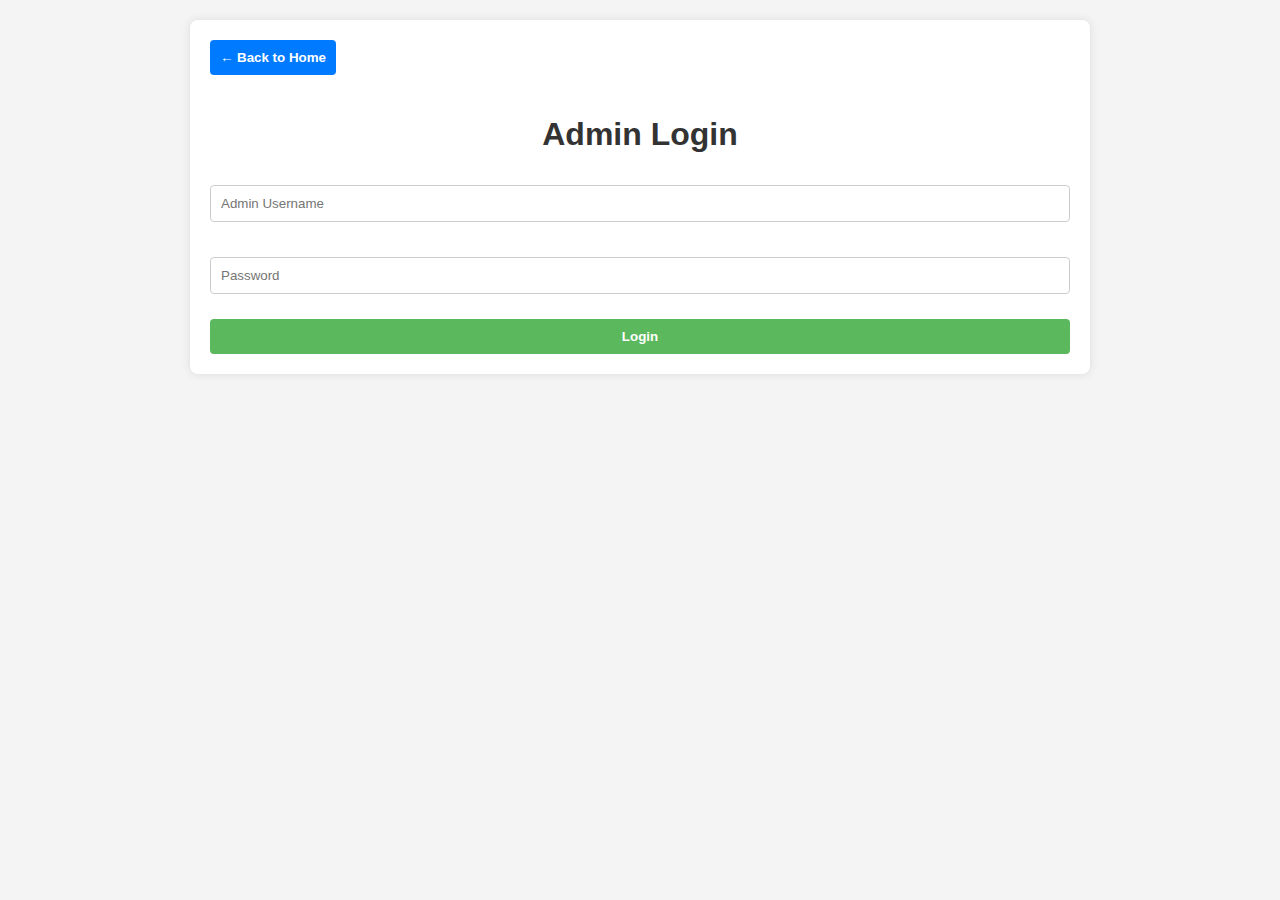
<file: frontend/admin-dashboard.html>
<!DOCTYPE html>
<html lang="en">
<head>
    <meta charset="UTF-8">
    <meta name="viewport" content="width=device-width, initial-scale=1.0">
    <link rel="stylesheet" href="styles.css">
    <title>Admin Dashboard</title>
    <style>
        body {
            font-family: Arial, sans-serif;
            background-color: #f4f4f4;
            margin: 0;
            padding: 20px;
        }
        .container {
            max-width: 900px;
            margin: auto;
            background: white;
            padding: 20px;
            border-radius: 8px;
            box-shadow: 0 0 10px rgba(0, 0, 0, 0.1);
        }
        h1 {
            text-align: center;
            color: #333;
        }
        h2 {
            color: #555;
            margin-top: 30px;
            border-bottom: 2px solid #5cb85c;
            padding-bottom: 10px;
        }
        form {
            display: flex;
            flex-direction: column;
        }
        input[type="text"], input[type="password"], input[type="email"], input[type="number"], textarea, input[type="file"] {
            padding: 10px;
            margin: 10px 0;
            border: 1px solid #ccc;
            border-radius: 4px;
            font-family: Arial, sans-serif;
        }
        textarea {
            resize: vertical;
            min-height: 100px;
        }
        button {
            padding: 10px;
            background-color: #5cb85c;
            color: white;
            border: none;
            border-radius: 4px;
            cursor: pointer;
            font-weight: bold;
        }
        button:hover {
            background-color: #4cae4c;
        }
        .form-group {
            margin-bottom: 15px;
        }
        .hidden {
            display: none;
        }
        .success {
            color: green;
            margin: 10px 0;
            padding: 10px;
            background-color: #d4edda;
            border-radius: 4px;
        }
        .error {
            color: red;
            margin: 10px 0;
            padding: 10px;
            background-color: #f8d7da;
            border-radius: 4px;
        }
        .nav-btn {
            background-color: #007bff;
            margin-bottom: 20px;
            display: inline-block;
        }
        .nav-btn:hover {
            background-color: #0056b3;
        }
        .logout-btn {
            background-color: #dc3545;
            margin-bottom: 20px;
        }
        .logout-btn:hover {
            background-color: #c82333;
        }
    </style>
</head>
<body>
    <div class="container">
        <button class="nav-btn" onclick="window.location.href='index.html'">← Back to Home</button>

        <div id="login-section">
            <h1>Admin Login</h1>
            <form id="admin-login-form">
                <div class="form-group">
                    <input type="text" id="login-username" placeholder="Admin Username" required>
                </div>
                <div class="form-group">
                    <input type="password" id="login-password" placeholder="Password" required>
                </div>
                <button type="submit">Login</button>
                <div id="login-message"></div>
            </form>
        </div>

        <div id="dashboard-section" class="hidden">
            <h1>Admin Dashboard</h1>
            <button class="logout-btn" onclick="logout()">Logout</button>

            <h2>Add New Product</h2>
            <form id="add-product-form">
                <div class="form-group">
                    <input type="text" id="product-name" placeholder="Product Name" required>
                </div>
                <div class="form-group">
                    <input type="number" id="product-price" placeholder="Price" step="0.01" required>
                </div>
                <div class="form-group">
                    <textarea id="product-description" placeholder="Product Description" required></textarea>
                </div>
                <div class="form-group">
                    <label for="product-image">Upload Product Image:</label>
                    <input type="file" id="product-image" accept="image/*" required>
                </div>
                <div class="form-group">
                    <input type="number" id="product-stock" placeholder="Stock Quantity" required>
                </div>
                <button type="submit">Add Product</button>
                <div id="product-message"></div>
            </form>
        </div>
    </div>

    <script>
        const ADMIN_TOKEN = localStorage.getItem('admin_token');
        const API_BASE = 'http://shop-alb-658333407.eu-north-1.elb.amazonaws.com/api';

        function showLoginSection() {
            document.getElementById('login-section').classList.remove('hidden');
            document.getElementById('dashboard-section').classList.add('hidden');
        }

        function showDashboard() {
            document.getElementById('login-section').classList.add('hidden');
            document.getElementById('dashboard-section').classList.remove('hidden');
        }

        if (ADMIN_TOKEN) {
            showDashboard();
        } else {
            showLoginSection();
        }

        document.getElementById('admin-login-form').addEventListener('submit', async (e) => {
            e.preventDefault();
            const username = document.getElementById('login-username').value;
            const password = document.getElementById('login-password').value;
            const messageEl = document.getElementById('login-message');

            try {
                const response = await fetch(`${API_BASE}/admin-login/`, {
                    method: 'POST',
                    headers: { 'Content-Type': 'application/json' },
                    body: JSON.stringify({ username, password })
                });

                const data = await response.json();
                if (data.success) {
                    localStorage.setItem('admin_token', 'admin_' + data.admin_id);
                    messageEl.innerHTML = '<div class="success">Login successful! Redirecting...</div>';
                    setTimeout(() => {
                        location.reload();
                    }, 1000);
                } else {
                    messageEl.innerHTML = '<div class="error">' + (data.detail || 'Login failed') + '</div>';
                }
            } catch (error) {
                messageEl.innerHTML = '<div class="error">Error: ' + error.message + '</div>';
            }
        });

        document.getElementById('add-product-form').addEventListener('submit', async (e) => {
            e.preventDefault();
            const name = document.getElementById('product-name').value;
            const price = document.getElementById('product-price').value;
            const description = document.getElementById('product-description').value;
            const image = document.getElementById('product-image').files[0];
            const stock = document.getElementById('product-stock').value;
            const messageEl = document.getElementById('product-message');

            if (!image) {
                messageEl.innerHTML = '<div class="error">Please select an image</div>';
                return;
            }

            try {
                // Create product first
                const productResponse = await fetch(`${API_BASE}/products/`, {
                    method: 'POST',
                    headers: {
                        'Content-Type': 'application/json',
                        'X-Admin-Token': 'changemeadmin'
                    },
                    body: JSON.stringify({ name, price, description, stock })
                });

                const product = await productResponse.json();
                if (!product.id) {
                    messageEl.innerHTML = '<div class="error">Failed to create product</div>';
                    return;
                }

                // Upload image
                const formData = new FormData();
                formData.append('image', image);

                const imageResponse = await fetch(`${API_BASE}/products/${product.id}/upload-image/`, {
                    method: 'POST',
                    headers: {
                        'X-Admin-Token': 'changemeadmin'
                    },
                    body: formData
                });

                const updatedProduct = await imageResponse.json();
                if (updatedProduct.id) {
                    messageEl.innerHTML = '<div class="success">Product added successfully! Image uploaded.</div>';
                    document.getElementById('add-product-form').reset();
                    setTimeout(() => {
                        messageEl.innerHTML = '';
                    }, 3000);
                } else {
                    messageEl.innerHTML = '<div class="error">Failed to upload image</div>';
                }
            } catch (error) {
                messageEl.innerHTML = '<div class="error">Error: ' + error.message + '</div>';
                console.error('Error:', error);
            }
        });

        function logout() {
            localStorage.removeItem('admin_token');
            location.reload();
        }
    </script>
</body>
</html>
</file>
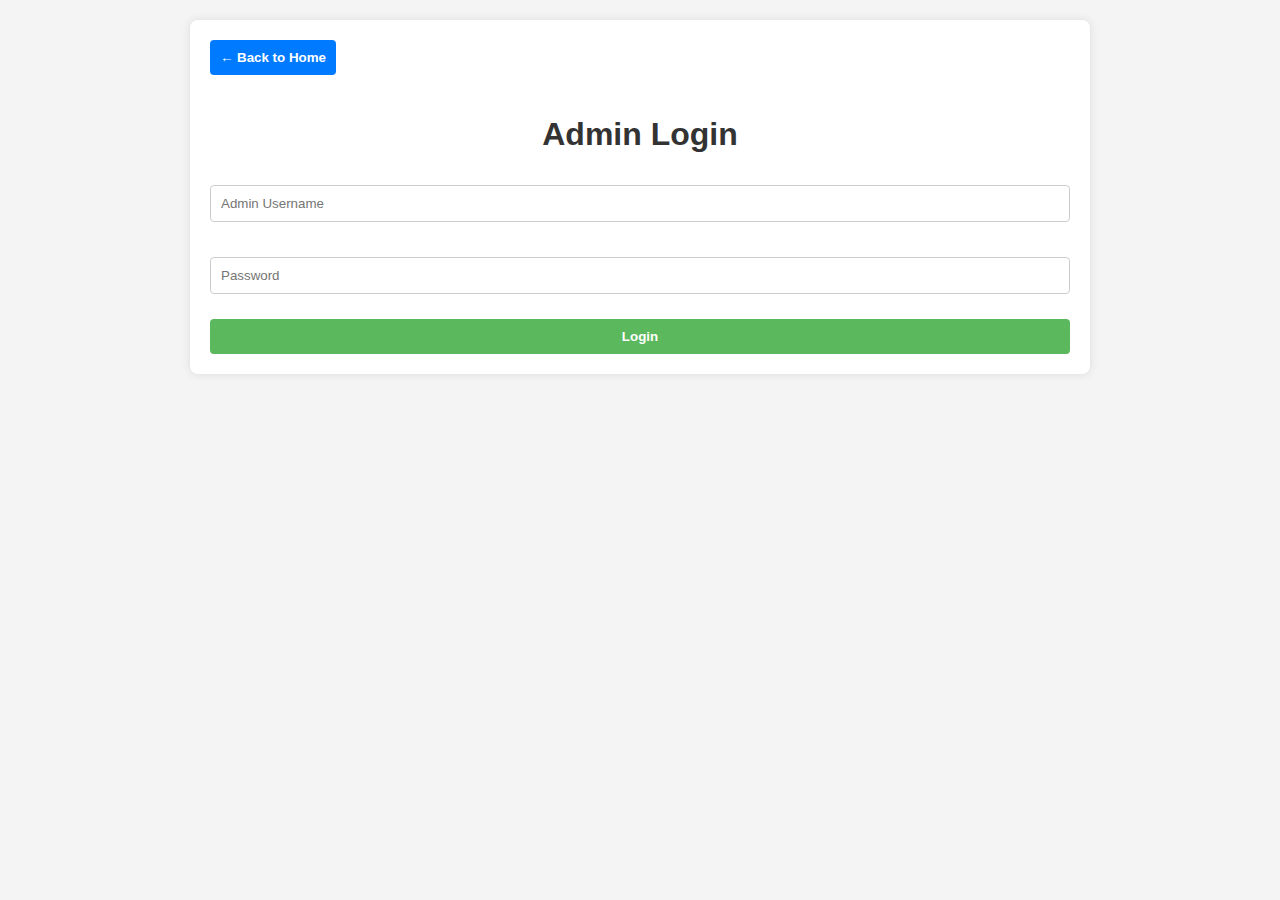
<file: frontend/admin-ui.html>
<!DOCTYPE html>
<html lang="en">
<head>
    <meta charset="UTF-8">
    <meta name="viewport" content="width=device-width, initial-scale=1.0">
    <link rel="stylesheet" href="styles.css">
    <title>Admin Dashboard</title>
    <style>
        body {
            font-family: Arial, sans-serif;
            background-color: #f4f4f4;
            margin: 0;
            padding: 20px;
        }
        .container {
            max-width: 900px;
            margin: auto;
            background: white;
            padding: 20px;
            border-radius: 8px;
            box-shadow: 0 0 10px rgba(0, 0, 0, 0.1);
        }
        h1 {
            text-align: center;
            color: #333;
        }
        h2 {
            color: #555;
            margin-top: 30px;
            border-bottom: 2px solid #5cb85c;
            padding-bottom: 10px;
        }
        form {
            display: flex;
            flex-direction: column;
        }
        input[type="text"], input[type="password"], input[type="email"], input[type="number"], textarea, input[type="file"] {
            padding: 10px;
            margin: 10px 0;
            border: 1px solid #ccc;
            border-radius: 4px;
            font-family: Arial, sans-serif;
        }
        label {
            font-weight: bold;
            color: #555;
            margin-top: 5px;
        }
        textarea {
            resize: vertical;
            min-height: 100px;
        }
        button {
            padding: 10px;
            background-color: #5cb85c;
            color: white;
            border: none;
            border-radius: 4px;
            cursor: pointer;
            font-weight: bold;
        }
        button:hover {
            background-color: #4cae4c;
        }
        .form-group {
            margin-bottom: 15px;
        }
        .hidden {
            display: none;
        }
        .success {
            color: #155724;
            margin: 10px 0;
            padding: 12px;
            background-color: #d4edda;
            border: 1px solid #c3e6cb;
            border-radius: 4px;
        }
        .error {
            color: #721c24;
            margin: 10px 0;
            padding: 12px;
            background-color: #f8d7da;
            border: 1px solid #f5c6cb;
            border-radius: 4px;
        }
        .nav-btn {
            background-color: #007bff;
            margin-bottom: 20px;
            display: inline-block;
        }
        .nav-btn:hover {
            background-color: #0056b3;
        }
        .logout-btn {
            background-color: #dc3545;
            margin-bottom: 20px;
        }
        .logout-btn:hover {
            background-color: #c82333;
        }
    </style>
</head>
<body>
    <div class="container">
        <button class="nav-btn" onclick="window.location.href='index.html'">← Back to Home</button>

        <div id="login-section">
            <h1>Admin Login</h1>
            <form id="admin-login-form">
                <div class="form-group">
                    <input type="text" id="login-username" placeholder="Admin Username" required>
                </div>
                <div class="form-group">
                    <input type="password" id="login-password" placeholder="Password" required>
                </div>
                <button type="submit">Login</button>
                <div id="login-message"></div>
            </form>
        </div>

        <div id="dashboard-section" class="hidden">
            <h1>Admin Dashboard</h1>
            <button class="logout-btn" onclick="logout()">Logout</button>

            <h2>Add New Product with Image</h2>
            <form id="add-product-form">
                <div class="form-group">
                    <input type="text" id="product-name" placeholder="Product Name" required>
                </div>
                <div class="form-group">
                    <input type="number" id="product-price" placeholder="Price" step="0.01" required>
                </div>
                <div class="form-group">
                    <textarea id="product-description" placeholder="Product Description" required></textarea>
                </div>
                <div class="form-group">
                    <label for="product-image">📁 Upload Product Image from Desktop:</label>
                    <input type="file" id="product-image" accept="image/*" required>
                </div>
                <div class="form-group">
                    <input type="number" id="product-stock" placeholder="Stock Quantity" required>
                </div>
                <button type="submit">✓ Add Product with Image</button>
                <div id="product-message"></div>
            </form>
        </div>
    </div>

    <script>
        const ADMIN_TOKEN = localStorage.getItem('admin_token');
        const API_BASE = 'http://shop-alb-658333407.eu-north-1.elb.amazonaws.com/api';

        function showLoginSection() {
            document.getElementById('login-section').classList.remove('hidden');
            document.getElementById('dashboard-section').classList.add('hidden');
        }

        function showDashboard() {
            document.getElementById('login-section').classList.add('hidden');
            document.getElementById('dashboard-section').classList.remove('hidden');
        }

        if (ADMIN_TOKEN) {
            showDashboard();
        } else {
            showLoginSection();
        }

        document.getElementById('admin-login-form').addEventListener('submit', async (e) => {
            e.preventDefault();
            const username = document.getElementById('login-username').value;
            const password = document.getElementById('login-password').value;
            const messageEl = document.getElementById('login-message');

            try {
                const response = await fetch(`${API_BASE}/admin/login/`, {
                    method: 'POST',
                    headers: { 'Content-Type': 'application/json' },
                    body: JSON.stringify({ username, password })
                });

                const data = await response.json();
                if (data.success) {
                    localStorage.setItem('admin_token', 'admin_' + data.admin_id);
                    messageEl.innerHTML = '<div class="success">✓ Login successful! Redirecting to dashboard...</div>';
                    setTimeout(() => {
                        location.reload();
                    }, 1000);
                } else {
                    messageEl.innerHTML = '<div class="error">✗ ' + (data.detail || 'Login failed') + '</div>';
                }
            } catch (error) {
                messageEl.innerHTML = '<div class="error">✗ Error: ' + error.message + '</div>';
            }
        });

        document.getElementById('add-product-form').addEventListener('submit', async (e) => {
            e.preventDefault();
            const name = document.getElementById('product-name').value;
            const price = document.getElementById('product-price').value;
            const description = document.getElementById('product-description').value;
            const image = document.getElementById('product-image').files[0];
            const stock = document.getElementById('product-stock').value;
            const messageEl = document.getElementById('product-message');

            if (!image) {
                messageEl.innerHTML = '<div class="error">✗ Please select an image from your desktop</div>';
                return;
            }

            try {
                messageEl.innerHTML = '<div class="success">⏳ Uploading product with image...</div>';

                // Create product first
                const productResponse = await fetch(`${API_BASE}/products/`, {
                    method: 'POST',
                    headers: {
                        'Content-Type': 'application/json',
                        'X-Admin-Token': 'changemeadmin'
                    },
                    body: JSON.stringify({ name, price, description, stock })
                });

                const product = await productResponse.json();
                if (!product.id) {
                    messageEl.innerHTML = '<div class="error">✗ Failed to create product</div>';
                    return;
                }

                // Upload image
                const formData = new FormData();
                formData.append('image', image);

                const imageResponse = await fetch(`${API_BASE}/products/${product.id}/upload-image/`, {
                    method: 'POST',
                    headers: {
                        'X-Admin-Token': 'changemeadmin'
                    },
                    body: formData
                });

                const updatedProduct = await imageResponse.json();
                if (updatedProduct.id) {
                    messageEl.innerHTML = '<div class="success">✓ Success! Product added with image. It will now display on the home page automatically!</div>';
                    document.getElementById('add-product-form').reset();
                    setTimeout(() => {
                        messageEl.innerHTML = '';
                    }, 4000);
                } else {
                    messageEl.innerHTML = '<div class="error">✗ Failed to upload image</div>';
                }
            } catch (error) {
                messageEl.innerHTML = '<div class="error">✗ Error: ' + error.message + '</div>';
                console.error('Error:', error);
            }
        });

        function logout() {
            if (confirm('Are you sure you want to logout?')) {
                localStorage.removeItem('admin_token');
                location.reload();
            }
        }
    </script>
</body>
</html>
</file>
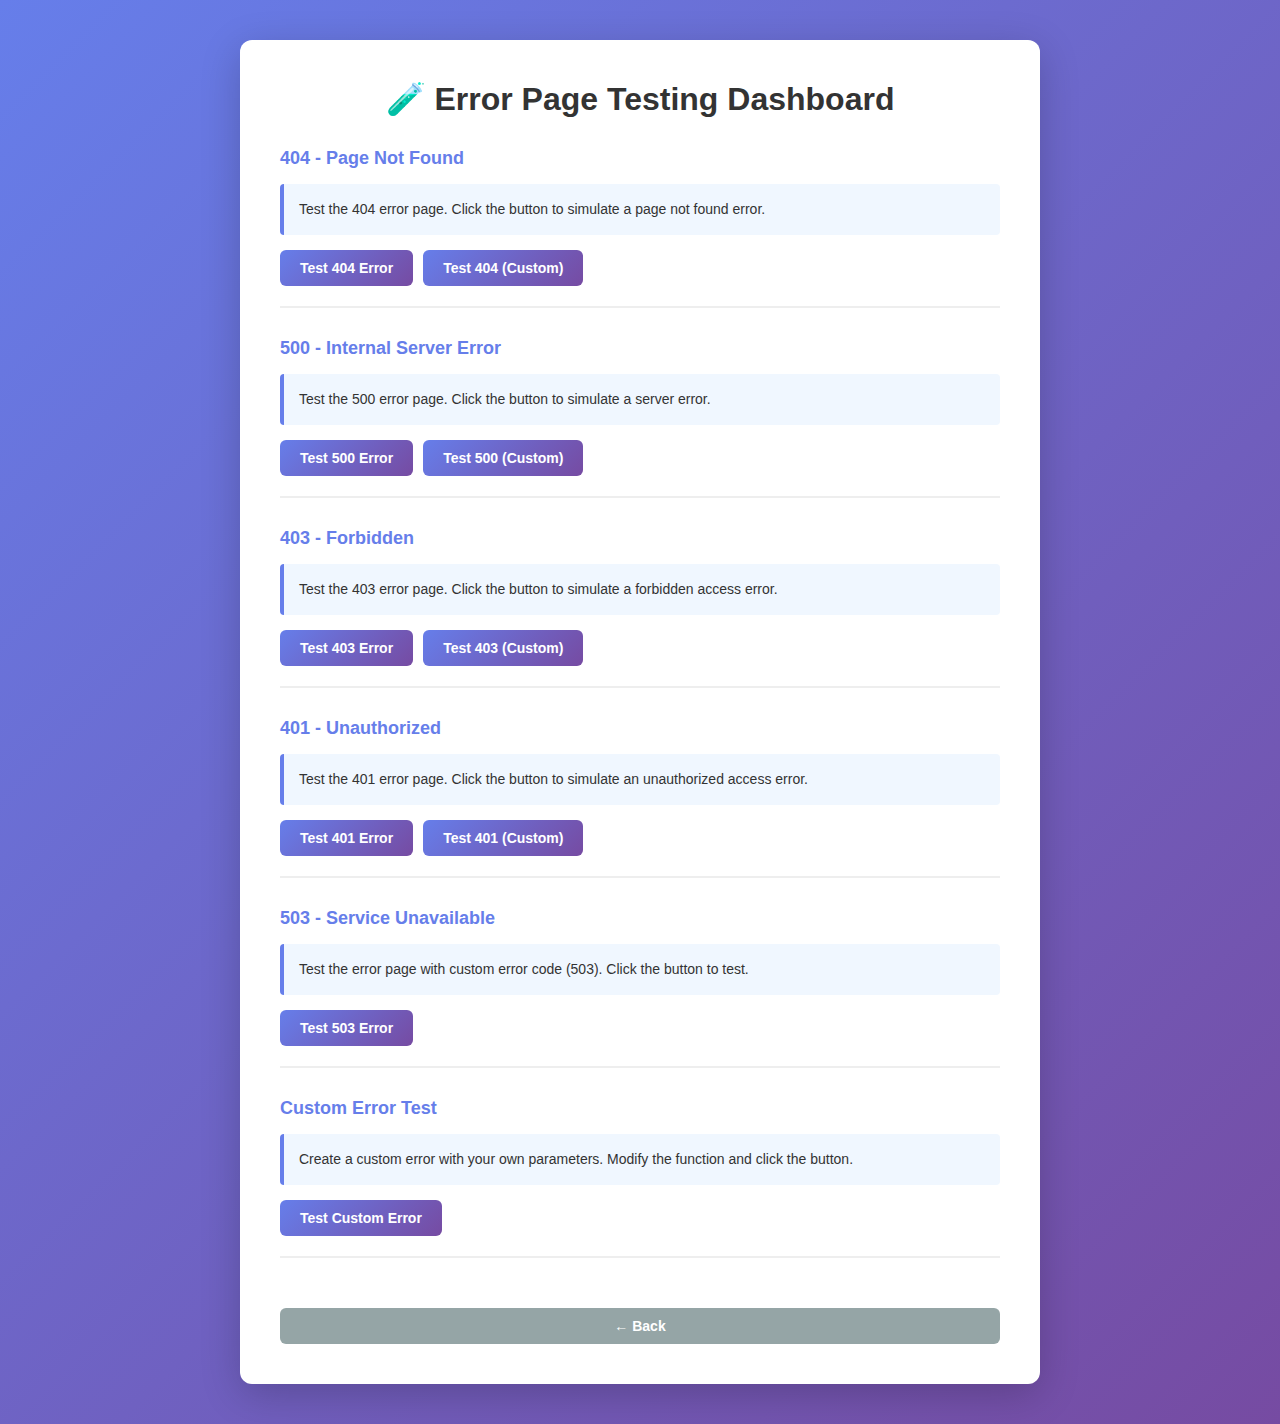
<file: frontend/error-test.html>
<!DOCTYPE html>
<html lang="en">
<head>
    <meta charset="UTF-8" />
    <meta name="viewport" content="width=device-width, initial-scale=1.0" />
    <title>Error Testing Page</title>
    <style>
        * {
            margin: 0;
            padding: 0;
            box-sizing: border-box;
        }
        
        body {
            font-family: 'Segoe UI', Tahoma, Geneva, Verdana, sans-serif;
            background: linear-gradient(135deg, #667eea 0%, #764ba2 100%);
            min-height: 100vh;
            padding: 40px 20px;
        }
        
        .container {
            max-width: 800px;
            margin: 0 auto;
            background: white;
            border-radius: 12px;
            box-shadow: 0 10px 40px rgba(0, 0, 0, 0.2);
            padding: 40px;
        }
        
        h1 {
            color: #333;
            margin-bottom: 30px;
            text-align: center;
        }
        
        .test-section {
            margin-bottom: 30px;
            padding-bottom: 20px;
            border-bottom: 2px solid #eee;
        }
        
        .test-section:last-child {
            border-bottom: none;
        }
        
        .test-section h2 {
            color: #667eea;
            font-size: 18px;
            margin-bottom: 15px;
        }
        
        .button-group {
            display: flex;
            gap: 10px;
            flex-wrap: wrap;
        }
        
        button {
            padding: 10px 20px;
            background: linear-gradient(135deg, #667eea 0%, #764ba2 100%);
            color: white;
            border: none;
            border-radius: 6px;
            cursor: pointer;
            font-weight: 600;
            transition: all 0.3s ease;
            font-size: 14px;
        }
        
        button:hover {
            transform: translateY(-2px);
            box-shadow: 0 5px 20px rgba(102, 126, 234, 0.4);
        }
        
        .info {
            background: #f0f7ff;
            border-left: 4px solid #667eea;
            padding: 15px;
            border-radius: 4px;
            margin-bottom: 15px;
            color: #333;
            font-size: 14px;
            line-height: 1.5;
        }
        
        code {
            background: #f5f5f5;
            padding: 2px 6px;
            border-radius: 3px;
            font-family: 'Courier New', monospace;
            font-size: 13px;
        }
        
        .back-button {
            background: #95a5a6;
            margin-top: 20px;
            width: 100%;
            text-align: center;
        }
        
        .back-button:hover {
            background: #7f8c8d;
        }
    </style>
</head>
<body>
    <div class="container">
        <h1>🧪 Error Page Testing Dashboard</h1>
        
        <div class="test-section">
            <h2>404 - Page Not Found</h2>
            <div class="info">
                Test the 404 error page. Click the button to simulate a page not found error.
            </div>
            <div class="button-group">
                <button onclick="test404()">Test 404 Error</button>
                <button onclick="test404Custom()">Test 404 (Custom)</button>
            </div>
        </div>
        
        <div class="test-section">
            <h2>500 - Internal Server Error</h2>
            <div class="info">
                Test the 500 error page. Click the button to simulate a server error.
            </div>
            <div class="button-group">
                <button onclick="test500()">Test 500 Error</button>
                <button onclick="test500Custom()">Test 500 (Custom)</button>
            </div>
        </div>
        
        <div class="test-section">
            <h2>403 - Forbidden</h2>
            <div class="info">
                Test the 403 error page. Click the button to simulate a forbidden access error.
            </div>
            <div class="button-group">
                <button onclick="test403()">Test 403 Error</button>
                <button onclick="test403Custom()">Test 403 (Custom)</button>
            </div>
        </div>
        
        <div class="test-section">
            <h2>401 - Unauthorized</h2>
            <div class="info">
                Test the 401 error page. Click the button to simulate an unauthorized access error.
            </div>
            <div class="button-group">
                <button onclick="test401()">Test 401 Error</button>
                <button onclick="test401Custom()">Test 401 (Custom)</button>
            </div>
        </div>
        
        <div class="test-section">
            <h2>503 - Service Unavailable</h2>
            <div class="info">
                Test the error page with custom error code (503). Click the button to test.
            </div>
            <div class="button-group">
                <button onclick="test503()">Test 503 Error</button>
            </div>
        </div>
        
        <div class="test-section">
            <h2>Custom Error Test</h2>
            <div class="info">
                Create a custom error with your own parameters. Modify the function and click the button.
            </div>
            <div class="button-group">
                <button onclick="testCustom()">Test Custom Error</button>
            </div>
        </div>
        
        <button class="back-button" onclick="goBack()">← Back</button>
    </div>

    <script>
        function redirectToError(code, title, message, details = '') {
            const params = new URLSearchParams({
                code: code,
                title: title,
                message: message
            });
            if (details) {
                params.append('details', details);
            }
            window.location.href = `/error.html?${params.toString()}`;
        }

        // 404 Tests
        function test404() {
            redirectToError('404', 'Page Not Found', 'The page you are looking for does not exist.');
        }

        function test404Custom() {
            redirectToError('404', 'Product Not Found', 'The product you are looking for might have been removed or sold out.', 'Product ID: 999 not found in database');
        }

        // 500 Tests
        function test500() {
            redirectToError('500', 'Internal Server Error', 'An unexpected error occurred on the server. Please try again later.');
        }

        function test500Custom() {
            redirectToError('500', 'Database Connection Error', 'Unable to connect to the database. Our team is investigating the issue.', 'Database connection timeout after 30 seconds');
        }

        // 403 Tests
        function test403() {
            redirectToError('403', 'Access Forbidden', 'You do not have permission to access this resource.');
        }

        function test403Custom() {
            redirectToError('403', 'Admin Access Only', 'This page is only accessible to administrators. Contact support if you believe this is an error.', 'User role: viewer, Required role: admin');
        }

        // 401 Tests
        function test401() {
            redirectToError('401', 'Unauthorized', 'Authentication is required to access this resource. Please log in.');
        }

        function test401Custom() {
            redirectToError('401', 'Session Expired', 'Your session has expired. Please log in again to continue.', 'Session timeout after 30 minutes of inactivity');
        }

        // 503 Tests
        function test503() {
            redirectToError('503', 'Service Unavailable', 'The server is temporarily unavailable due to maintenance. We should be back online shortly.');
        }

        // Custom Test
        function testCustom() {
            redirectToError('502', 'Bad Gateway', 'The gateway server received an invalid response from the upstream server.', 'Upstream server: api.example.com returned 502');
        }

        function goBack() {
            window.history.back();
        }
    </script>
</body>
</html>
</file>
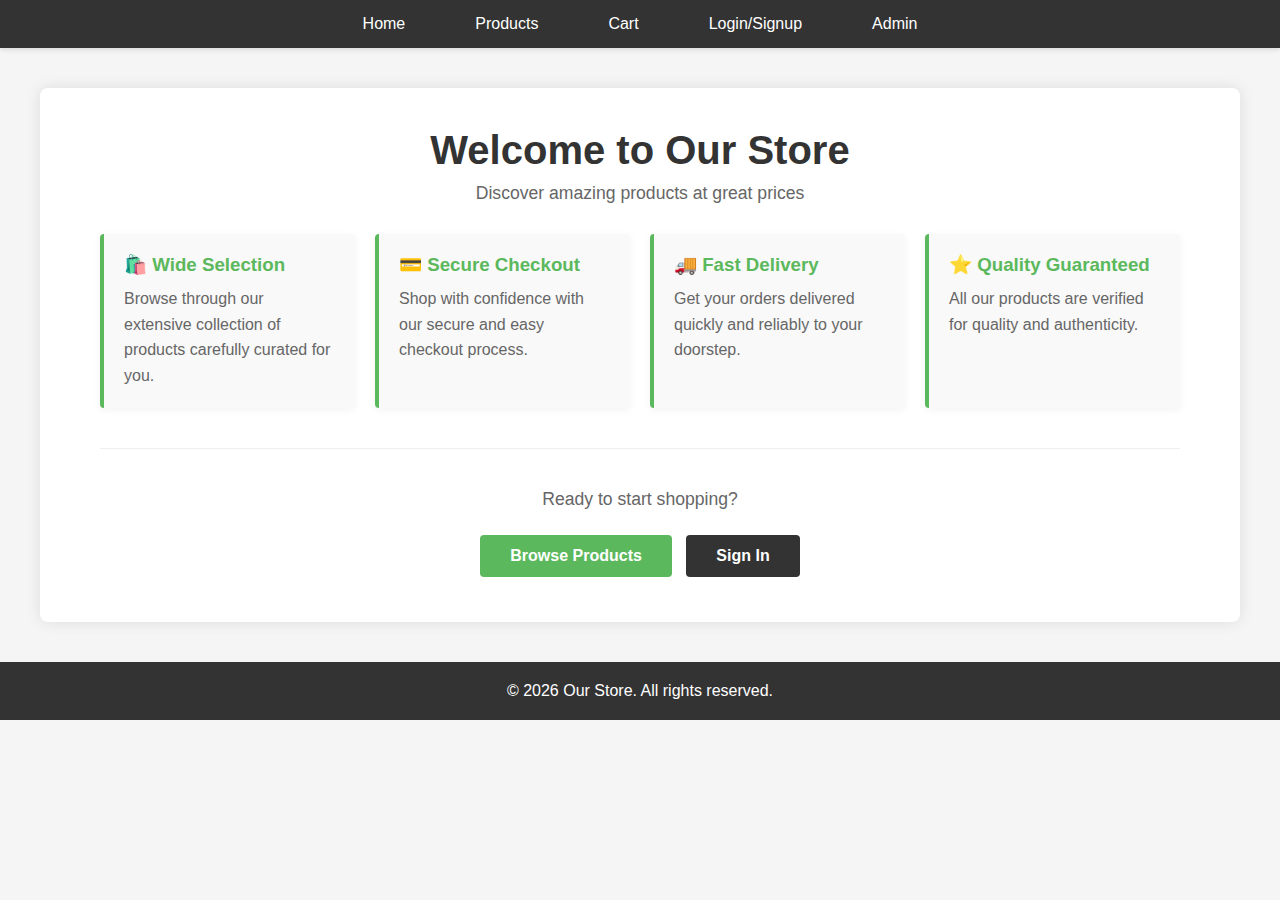
<file: frontend/home.html>
<!DOCTYPE html>
<html lang="en">
<head>
    <meta charset="UTF-8">
    <meta name="viewport" content="width=device-width, initial-scale=1.0">
    <title>Welcome - Our Store</title>
    <link rel="stylesheet" href="styles.css">
    <style>
        * {
            margin: 0;
            padding: 0;
            box-sizing: border-box;
        }
        
        body {
            font-family: 'Segoe UI', Tahoma, Geneva, Verdana, sans-serif;
            background-color: #f5f5f5;
        }
        
        nav {
            background-color: #333;
            padding: 15px 0;
            box-shadow: 0 2px 5px rgba(0, 0, 0, 0.1);
        }
        
        nav ul {
            list-style: none;
            display: flex;
            justify-content: center;
            flex-wrap: wrap;
        }
        
        nav li {
            margin: 0 20px;
        }
        
        nav a {
            color: white;
            text-decoration: none;
            font-weight: 500;
            padding: 10px 15px;
            border-radius: 4px;
            transition: background-color 0.3s;
        }
        
        nav a:hover {
            background-color: #5cb85c;
        }
        
        .container {
            max-width: 1200px;
            margin: 40px auto;
            padding: 0 20px;
            background: white;
            border-radius: 8px;
            box-shadow: 0 0 15px rgba(0, 0, 0, 0.1);
        }
        
        h1 {
            text-align: center;
            color: #333;
            margin-bottom: 10px;
            font-size: 2.5em;
        }
        
        .subtitle {
            text-align: center;
            color: #666;
            margin-bottom: 30px;
            font-size: 1.1em;
        }
        
        .content {
            padding: 40px;
        }
        
        .features {
            display: grid;
            grid-template-columns: repeat(auto-fit, minmax(250px, 1fr));
            gap: 20px;
            margin-top: 30px;
        }
        
        .feature-card {
            padding: 20px;
            background-color: #f9f9f9;
            border-left: 4px solid #5cb85c;
            border-radius: 4px;
            box-shadow: 0 2px 8px rgba(0, 0, 0, 0.05);
        }
        
        .feature-card h3 {
            color: #5cb85c;
            margin-bottom: 10px;
        }
        
        .feature-card p {
            color: #666;
            line-height: 1.6;
        }
        
        .cta-section {
            text-align: center;
            margin-top: 40px;
            padding-top: 40px;
            border-top: 1px solid #eee;
        }
        
        .cta-section p {
            color: #666;
            margin-bottom: 20px;
            font-size: 1.1em;
        }
        
        .cta-link {
            display: inline-block;
            padding: 12px 30px;
            text-decoration: none;
            border-radius: 4px;
            font-weight: bold;
            margin: 5px;
            transition: transform 0.2s;
        }
        
        .cta-link:hover {
            transform: translateY(-2px);
        }
        
        .primary {
            background-color: #5cb85c;
            color: white;
        }
        
        .secondary {
            background-color: #333;
            color: white;
        }
        
        footer {
            background-color: #333;
            color: white;
            text-align: center;
            padding: 20px;
            margin-top: 40px;
        }
    </style>
</head>
<body>
    <nav>
        <ul>
            <li><a href="home.html">Home</a></li>
            <li><a href="product.html">Products</a></li>
            <li><a href="cart.html">Cart</a></li>
            <li><a href="user-login.html">Login/Signup</a></li>
            <li><a href="admin-ui.html">Admin</a></li>
        </ul>
    </nav>

    <div class="container">
        <div class="content">
            <h1>Welcome to Our Store</h1>
            <p class="subtitle">Discover amazing products at great prices</p>
            
            <div class="features">
                <div class="feature-card">
                    <h3>🛍️ Wide Selection</h3>
                    <p>Browse through our extensive collection of products carefully curated for you.</p>
                </div>
                <div class="feature-card">
                    <h3>💳 Secure Checkout</h3>
                    <p>Shop with confidence with our secure and easy checkout process.</p>
                </div>
                <div class="feature-card">
                    <h3>🚚 Fast Delivery</h3>
                    <p>Get your orders delivered quickly and reliably to your doorstep.</p>
                </div>
                <div class="feature-card">
                    <h3>⭐ Quality Guaranteed</h3>
                    <p>All our products are verified for quality and authenticity.</p>
                </div>
            </div>
            
            <div class="cta-section">
                <p>Ready to start shopping?</p>
                <a href="product.html" class="cta-link primary">Browse Products</a>
                <a href="user-login.html" class="cta-link secondary">Sign In</a>
            </div>
        </div>
    </div>

    <footer>
        <p>&copy; 2026 Our Store. All rights reserved.</p>
    </footer>
</body>
</html>
</file>
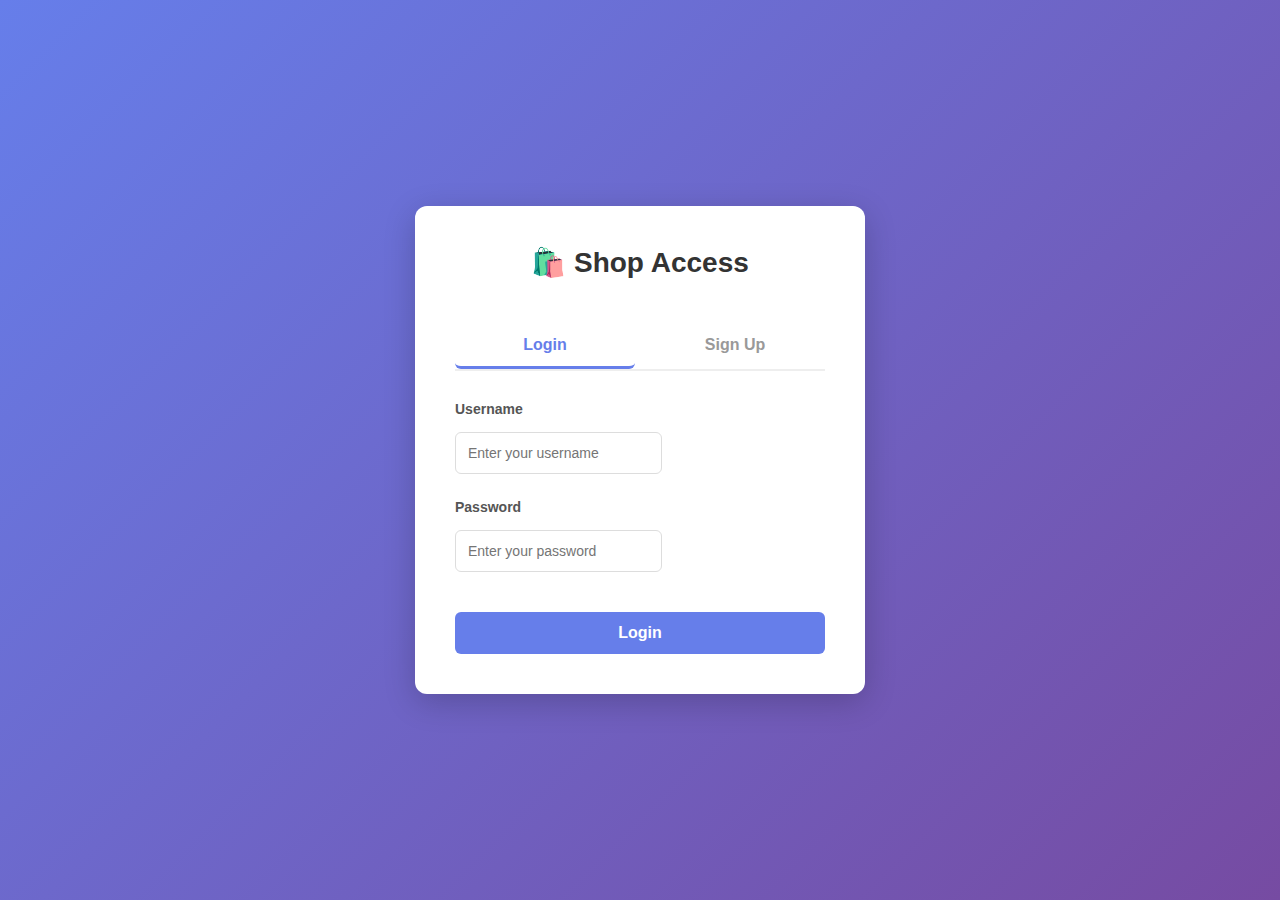
<file: frontend/user-login.html>
<!DOCTYPE html>
<html lang="en">
<head>
    <meta charset="UTF-8">
    <meta name="viewport" content="width=device-width, initial-scale=1.0">
    <title>User Login/Signup - Shop</title>
    <style>
        * {
            margin: 0;
            padding: 0;
            box-sizing: border-box;
        }
        body {
            font-family: 'Segoe UI', Tahoma, Geneva, Verdana, sans-serif;
            background: linear-gradient(135deg, #667eea 0%, #764ba2 100%);
            min-height: 100vh;
            display: flex;
            justify-content: center;
            align-items: center;
            padding: 20px;
        }
        .container {
            background: white;
            padding: 40px;
            border-radius: 12px;
            box-shadow: 0 8px 32px rgba(0, 0, 0, 0.2);
            max-width: 450px;
            width: 100%;
        }
        h1 {
            text-align: center;
            color: #333;
            margin-bottom: 30px;
            font-size: 28px;
        }
        .tabs {
            display: flex;
            gap: 10px;
            margin-bottom: 30px;
            border-bottom: 2px solid #eee;
        }
        .tab-btn {
            flex: 1;
            padding: 12px;
            background: transparent;
            border: none;
            cursor: pointer;
            font-weight: 600;
            color: #999;
            border-bottom: 3px solid transparent;
            transition: all 0.3s;
            font-size: 16px;
        }
        .tab-btn.active {
            color: #667eea;
            border-bottom-color: #667eea;
        }
        .form-container {
            display: none;
        }
        .form-container.active {
            display: block;
            animation: slideIn 0.3s ease-in-out;
        }
        @keyframes slideIn {
            from {
                opacity: 0;
                transform: translateY(10px);
            }
            to {
                opacity: 1;
                transform: translateY(0);
            }
        }
        form {
            display: flex;
            flex-direction: column;
        }
        input[type="text"], input[type="password"], input[type="email"] {
            padding: 12px;
            margin: 10px 0;
            border: 1px solid #ddd;
            border-radius: 6px;
            font-size: 14px;
            transition: border-color 0.3s;
        }
        input[type="text"]:focus, input[type="password"]:focus, input[type="email"]:focus {
            outline: none;
            border-color: #667eea;
            box-shadow: 0 0 0 3px rgba(102, 126, 234, 0.1);
        }
        button {
            padding: 12px;
            background-color: #667eea;
            color: white;
            border: none;
            border-radius: 6px;
            cursor: pointer;
            margin-top: 15px;
            font-weight: 600;
            font-size: 16px;
            transition: background-color 0.3s;
        }
        button:hover:not(:disabled) {
            background-color: #5568d3;
        }
        button:disabled {
            background-color: #ccc;
            cursor: not-allowed;
        }
        button:active {
            transform: scale(0.98);
        }
        .message {
            margin: 15px 0;
            padding: 12px;
            border-radius: 6px;
            text-align: center;
            font-weight: 600;
            display: none;
        }
        .message.show {
            display: block;
        }
        .success {
            background-color: #d4edda;
            color: #155724;
            border: 1px solid #c3e6cb;
        }
        .error {
            background-color: #f8d7da;
            color: #721c24;
            border: 1px solid #f5c6cb;
        }
        .form-group {
            margin-bottom: 15px;
        }
        label {
            display: block;
            margin-bottom: 5px;
            color: #555;
            font-weight: 600;
            font-size: 14px;
        }
    </style>
</head>
<body>
    <div class="container">
        <h1>🛍️ Shop Access</h1>
        
        <div class="tabs">
            <button class="tab-btn active" onclick="switchTab(event, 'login')">Login</button>
            <button class="tab-btn" onclick="switchTab(event, 'signup')">Sign Up</button>
        </div>

        <!-- Login Form -->
        <div id="login" class="form-container active">
            <form id="login-form">
                <div class="form-group">
                    <label for="login-username">Username</label>
                    <input type="text" id="login-username" placeholder="Enter your username" required>
                </div>
                <div class="form-group">
                    <label for="login-password">Password</label>
                    <input type="password" id="login-password" placeholder="Enter your password" required>
                </div>
                <button type="submit" id="login-btn">Login</button>
                <div id="login-message" class="message"></div>
            </form>
        </div>

        <!-- Signup Form -->
        <div id="signup" class="form-container">
            <form id="signup-form">
                <div class="form-group">
                    <label for="signup-username">Username</label>
                    <input type="text" id="signup-username" placeholder="Choose a username" required>
                </div>
                <div class="form-group">
                    <label for="signup-email">Email (Optional)</label>
                    <input type="email" id="signup-email" placeholder="Enter your email">
                </div>
                <div class="form-group">
                    <label for="signup-password">Password</label>
                    <input type="password" id="signup-password" placeholder="Create a password" required>
                </div>
                <div class="form-group">
                    <label for="signup-password-confirm">Confirm Password</label>
                    <input type="password" id="signup-password-confirm" placeholder="Confirm your password" required>
                </div>
                <button type="submit" id="signup-btn">Create Account</button>
                <div id="signup-message" class="message"></div>
            </form>
        </div>
    </div>

    <script>
        const API_BASE = `${window.location.origin}/api`;

        function switchTab(event, tab) {
            event.preventDefault();
            document.querySelectorAll('.form-container').forEach(el => el.classList.remove('active'));
            document.querySelectorAll('.tab-btn').forEach(el => el.classList.remove('active'));
            document.getElementById(tab).classList.add('active');
            event.target.classList.add('active');
        }

        document.getElementById('login-form').addEventListener('submit', async (e) => {
            e.preventDefault();
            const username = document.getElementById('login-username').value.trim();
            const password = document.getElementById('login-password').value;
            const messageEl = document.getElementById('login-message');
            const loginBtn = document.getElementById('login-btn');

            if (!username || !password) {
                messageEl.classList.add('show', 'error');
                messageEl.innerHTML = '✗ Please enter username and password';
                return;
            }

            loginBtn.disabled = true;
            messageEl.classList.add('show', 'error');
            messageEl.innerHTML = '⏳ Logging in...';

            try {
                const response = await fetch(`${API_BASE}/user/login/`, {
                    method: 'POST',
                    headers: { 'Content-Type': 'application/json' },
                    body: JSON.stringify({ username, password })
                });

                const data = await response.json();

                if (data.success) {
                    localStorage.setItem('user_token', 'user_' + data.user_id);
                    messageEl.classList.remove('error');
                    messageEl.classList.add('success');
                    messageEl.innerHTML = '✓ Login successful! Redirecting...';
                    setTimeout(() => {
                        window.location.href = './index.html';
                    }, 1500);
                } else {
                    messageEl.classList.add('error');
                    messageEl.classList.remove('success');
                    messageEl.innerHTML = '✗ ' + (data.detail || 'Login failed');
                    loginBtn.disabled = false;
                }
            } catch (error) {
                messageEl.classList.add('error');
                messageEl.classList.remove('success');
                messageEl.innerHTML = '✗ Error: ' + error.message;
                loginBtn.disabled = false;
            }
        });

        document.getElementById('signup-form').addEventListener('submit', async (e) => {
            e.preventDefault();
            const username = document.getElementById('signup-username').value.trim();
            const email = document.getElementById('signup-email').value.trim();
            const password = document.getElementById('signup-password').value;
            const passwordConfirm = document.getElementById('signup-password-confirm').value;
            const messageEl = document.getElementById('signup-message');
            const signupBtn = document.getElementById('signup-btn');

            if (!username || !password) {
                messageEl.classList.add('show', 'error');
                messageEl.innerHTML = '✗ Username and password are required';
                return;
            }

            if (password !== passwordConfirm) {
                messageEl.classList.add('show', 'error');
                messageEl.innerHTML = '✗ Passwords do not match';
                return;
            }

            if (password.length < 6) {
                messageEl.classList.add('show', 'error');
                messageEl.innerHTML = '✗ Password must be at least 6 characters';
                return;
            }

            signupBtn.disabled = true;
            messageEl.classList.add('show', 'error');
            messageEl.innerHTML = '⏳ Creating account...';

            try {
                const response = await fetch(`${API_BASE}/user/signup/`, {
                    method: 'POST',
                    headers: { 'Content-Type': 'application/json' },
                    body: JSON.stringify({ username, email: email || null, password })
                });

                const data = await response.json();

                if (data.success) {
                    messageEl.classList.remove('error');
                    messageEl.classList.add('success');
                    messageEl.innerHTML = '✓ Account created! Switching to login...';
                    document.getElementById('signup-form').reset();
                    setTimeout(() => {
                        const loginTab = document.querySelector('.tab-btn');
                        loginTab.click();
                    }, 2000);
                    signupBtn.disabled = false;
                } else {
                    messageEl.classList.add('error');
                    messageEl.classList.remove('success');
                    messageEl.innerHTML = '✗ ' + (data.detail || 'Account creation failed');
                    signupBtn.disabled = false;
                }
            } catch (error) {
                messageEl.classList.add('error');
                messageEl.classList.remove('success');
                messageEl.innerHTML = '✗ Error: ' + error.message;
                signupBtn.disabled = false;
            }
        });
    </script>
</body>
</html>
</file>
<file: frontend/styles.css>
* {
  box-sizing: border-box;
}

body {
  font-family: Arial, sans-serif;
  margin: 0;
  padding: 0;
  background: #f6f7fb;
  color: #222;
}

header {
  background: #111827;
  color: #fff;
  padding: 16px;
  display: flex;
  align-items: center;
  justify-content: space-between;
}

header a {
  color: #fff;
  margin-right: 12px;
  text-decoration: none;
}

.container {
  max-width: 1100px;
  margin: 0 auto;
  padding: 20px;
}

.grid {
  display: grid;
  grid-template-columns: repeat(auto-fit, minmax(240px, 1fr));
  gap: 16px;
}

.card {
  background: #fff;
  border: 1px solid #e5e7eb;
  border-radius: 10px;
  padding: 16px;
  box-shadow: 0 2px 6px rgba(0, 0, 0, 0.04);
}

.card img {
  width: 100%;
  height: 160px;
  object-fit: cover;
  border-radius: 6px;
  background: #f3f4f6;
}

.btn {
  display: inline-block;
  padding: 10px 12px;
  background: #2563eb;
  color: #fff;
  border: none;
  border-radius: 6px;
  cursor: pointer;
  text-decoration: none;
}

.btn:disabled {
  opacity: 0.6;
  cursor: not-allowed;
}

.btn.secondary {
  background: #6b7280;
}

.btn.danger {
  background: #dc2626;
}

table {
  width: 100%;
  border-collapse: collapse;
  margin-top: 12px;
}

table th,
table td {
  padding: 10px;
  border-bottom: 1px solid #e5e7eb;
  text-align: left;
}

.form-group {
  margin-bottom: 12px;
}

.form-group label {
  display: block;
  margin-bottom: 6px;
  font-weight: bold;
}

.form-group input,
.form-group textarea {
  width: 100%;
  padding: 10px;
  border: 1px solid #d1d5db;
  border-radius: 6px;
}

.badge {
  display: inline-block;
  padding: 4px 8px;
  border-radius: 999px;
  background: #e0f2fe;
  color: #075985;
  font-size: 12px;
}
</file>
